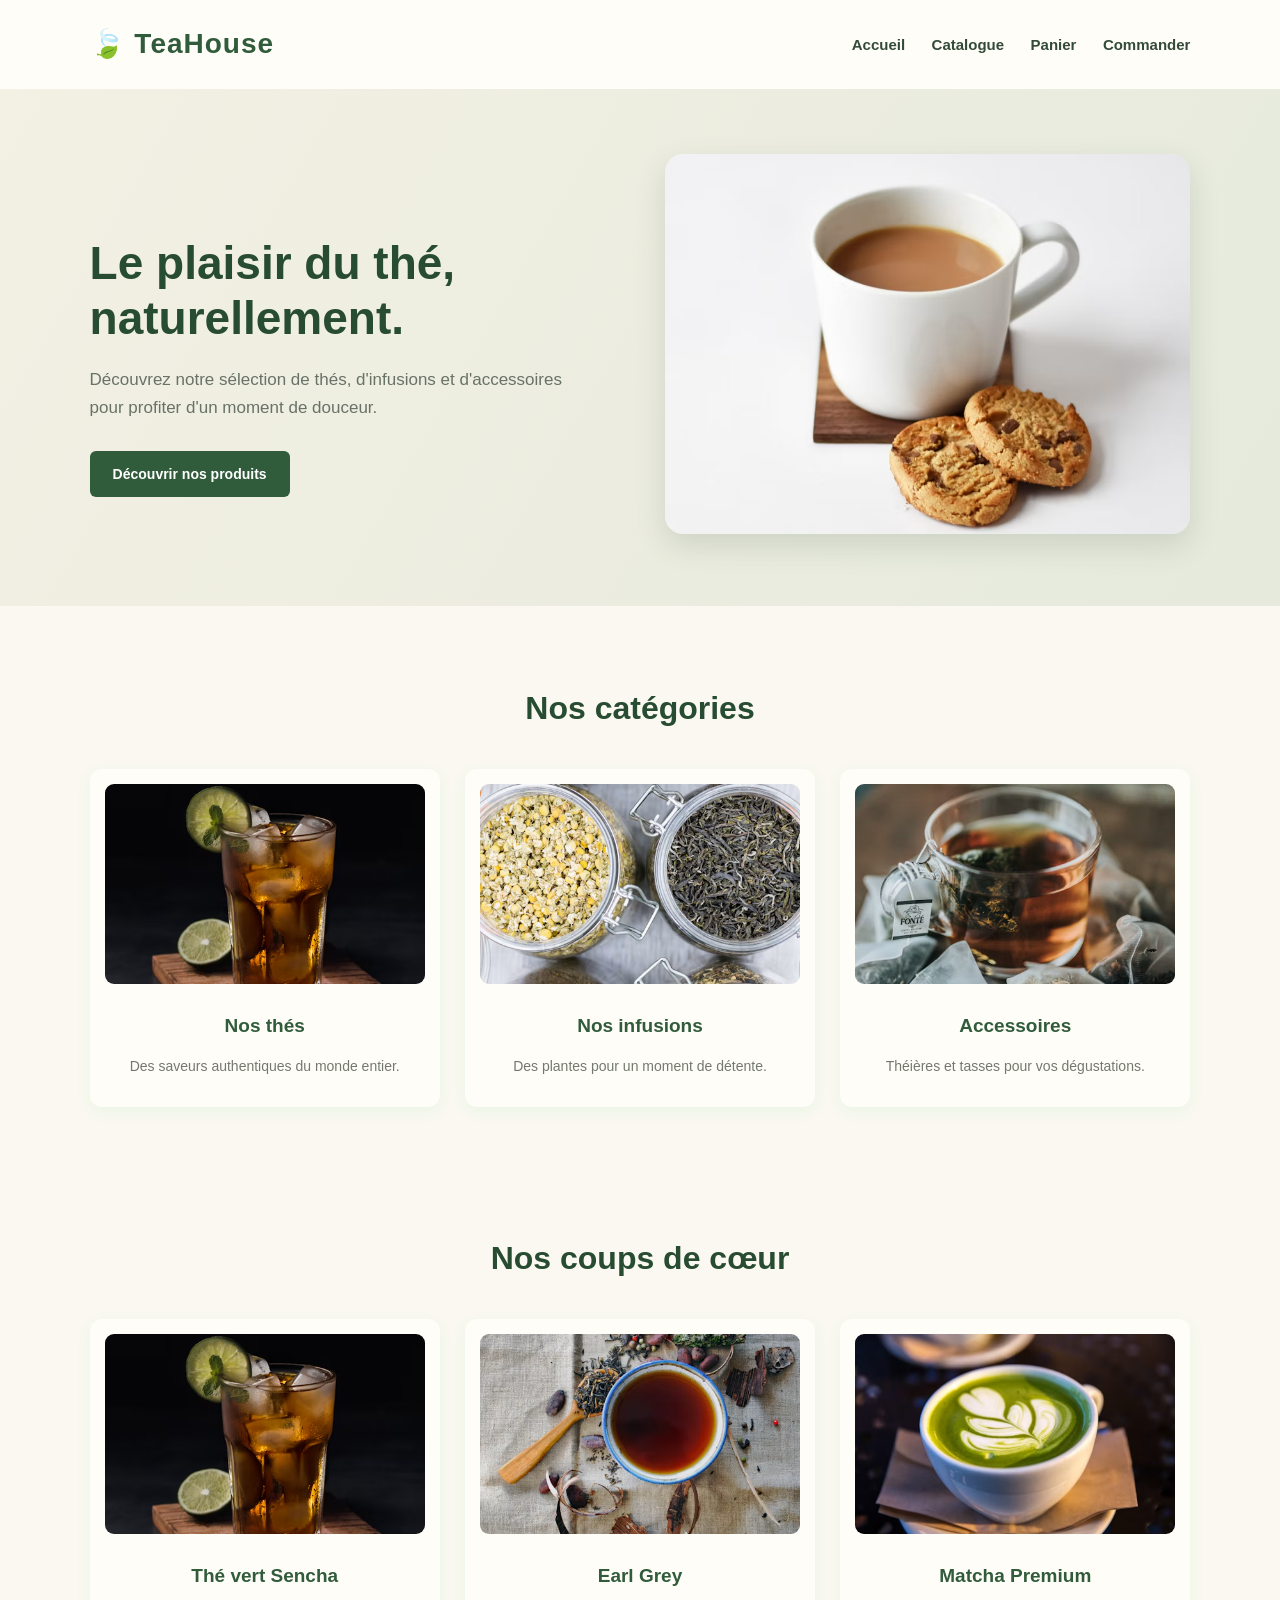
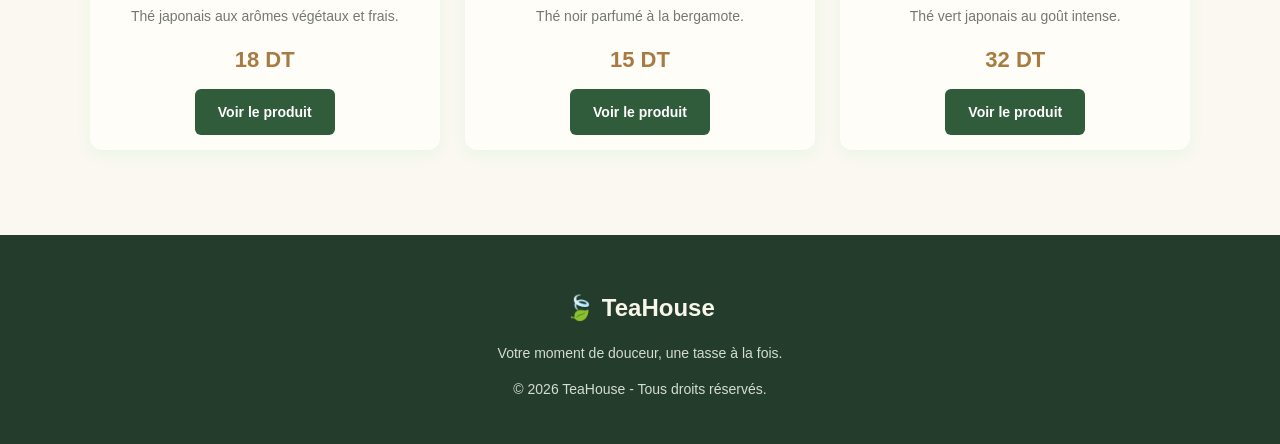
<file: index.html>
<!DOCTYPE html>
<html lang="fr">
<head>
    <meta charset="UTF-8">
    <meta name="viewport" content="width=device-width, initial-scale=1.0">
    <title>TeaHouse - Le plaisir du thé</title>
    <link rel="stylesheet" href="style.css">
</head>
<body>

    <header>
        <h1>🍃 TeaHouse</h1>

        <nav>
            <a href="index.html">Accueil</a>
            <a href="catalogue.html">Catalogue</a>
            <a href="panier.html">Panier</a>
            <a href="commande.html">Commander</a>
        </nav>
    </header>

    <main>

        <section class="accueil">
            <div class="intro">
                <h2>Le plaisir du thé, naturellement.</h2>

                <p>
                    Découvrez notre sélection de thés, d'infusions
                    et d'accessoires pour profiter d'un moment de douceur.
                </p>

                <a href="catalogue.html" class="bouton">
                    Découvrir nos produits
                </a>
            </div>

            <div class="image-accueil">
                <img
                    src="Images/1.avif"
                    alt="Une tasse de thé chaud"
                >
            </div>
        </section>

        <section class="categories">
            <h2>Nos catégories</h2>

            <div class="liste-categories">

                <article>
                    <img
                        src="Images/2.avif"
                        alt="Thé vert"
                    >
                    <h3>Nos thés</h3>
                    <p>Des saveurs authentiques du monde entier.</p>
                </article>

                <article>
                    <img
                        src="Images/3.avif"
                        alt="Infusion chaude"
                    >
                    <h3>Nos infusions</h3>
                    <p>Des plantes pour un moment de détente.</p>
                </article>

                <article>
                    <img
                        src="Images/4.avif"
                        alt="Thé et accessoires"
                    >
                    <h3>Accessoires</h3>
                    <p>Théières et tasses pour vos dégustations.</p>
                </article>

            </div>
        </section>

        <section class="produits">
            <h2>Nos coups de cœur</h2>

            <div class="liste-produits">

                <article class="carte">
                    <img
                        src="Images/5.avif"
                        alt="Thé vert Sencha"
                    >
                    <h3>Thé vert Sencha</h3>
                    <p>Thé japonais aux arômes végétaux et frais.</p>
                    <p class="prix">18 DT</p>
                    <a href="produit.html" class="bouton">Voir le produit</a>
                </article>

                <article class="carte">
                    <img
                        src="Images/6.avif"
                        alt="Thé noir"
                    >
                    <h3>Earl Grey</h3>
                    <p>Thé noir parfumé à la bergamote.</p>
                    <p class="prix">15 DT</p>
                    <a href="produit.html" class="bouton">Voir le produit</a>
                </article>

                <article class="carte">
                    <img
                        src="Images/7.avif"
                        alt="Tasse de thé matcha"
                    >
                    <h3>Matcha Premium</h3>
                    <p>Thé vert japonais au goût intense.</p>
                    <p class="prix">32 DT</p>
                    <a href="produit.html" class="bouton">Voir le produit</a>
                </article>

            </div>
        </section>

    </main>

    <!-- Pied de page -->
    <footer>
        <h3>🍃 TeaHouse</h3>
        <p>Votre moment de douceur, une tasse à la fois.</p>
        <p>&copy; 2026 TeaHouse - Tous droits réservés.</p>
    </footer>

</body>
</html>
</file>
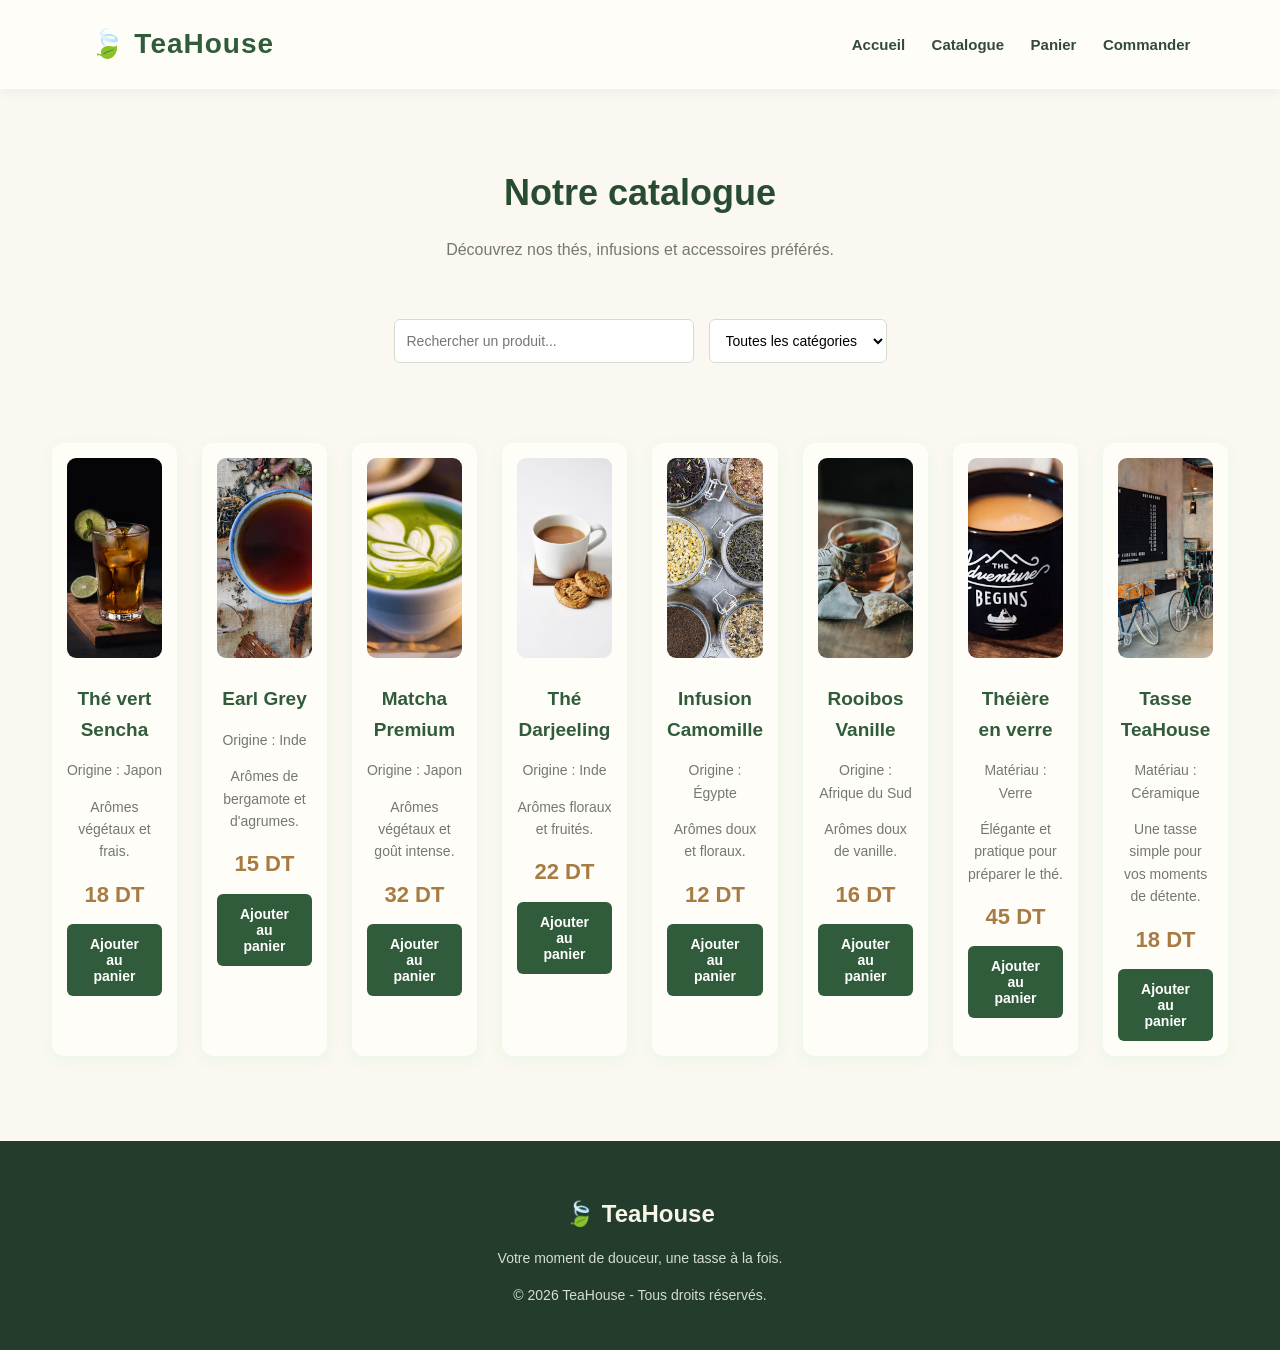
<file: catalogue.html>
<!DOCTYPE html>
<html lang="fr">
<head>
    <meta charset="UTF-8">
    <meta name="viewport" content="width=device-width, initial-scale=1.0">
    <title>TeaHouse - Catalogue</title>
    <link rel="stylesheet" href="style.css">
</head>
<body>

    <!-- En-tete -->
    <header>
        <h1>🍃 TeaHouse</h1>

        <nav>
            <a href="index.html">Accueil</a>
            <a href="catalogue.html">Catalogue</a>
            <a href="panier.html">Panier</a>
            <a href="commande.html">Commander</a>
        </nav>
    </header>

    <main>

        <!-- Introduction -->
        <section class="catalogue-intro">
            <h2>Notre catalogue</h2>
            <p>Découvrez nos thés, infusions et accessoires préférés.</p>
        </section>

        <!-- Recherche et filtre -->
        <section class="recherche">
            <input type="search" placeholder="Rechercher un produit...">

            <select>
                <option value="">Toutes les catégories</option>
                <option>Thés</option>
                <option>Infusions</option>
                <option>Accessoires</option>
            </select>
        </section>

        <!-- Liste des produits -->
        <section class="produits">
            <div class="liste-produits">

                <article class="carte">
                    <img src="Images/10.avif" alt="Thé vert Sencha">
                    <h3>Thé vert Sencha</h3>
                    <p>Origine : Japon</p>
                    <p>Arômes végétaux et frais.</p>
                    <p class="prix">18 DT</p>
                    <button class="bouton">Ajouter au panier</button>
                </article>

                <article class="carte">
                    <img src="Images/8.avif" alt="Thé noir Earl Grey">
                    <h3>Earl Grey</h3>
                    <p>Origine : Inde</p>
                    <p>Arômes de bergamote et d'agrumes.</p>
                    <p class="prix">15 DT</p>
                    <button class="bouton">Ajouter au panier</button>
                </article>

                <article class="carte">
                    <img src="Images/9.avif" alt="Thé Matcha">
                    <h3>Matcha Premium</h3>
                    <p>Origine : Japon</p>
                    <p>Arômes végétaux et goût intense.</p>
                    <p class="prix">32 DT</p>
                    <button class="bouton">Ajouter au panier</button>
                </article>

                <article class="carte">
                    <img src="Images/11.avif" alt="Thé Darjeeling">
                    <h3>Thé Darjeeling</h3>
                    <p>Origine : Inde</p>
                    <p>Arômes floraux et fruités.</p>
                    <p class="prix">22 DT</p>
                    <button class="bouton">Ajouter au panier</button>
                </article>

                <article class="carte">
                    <img src="Images/12.avif" alt="Infusion camomille">
                    <h3>Infusion Camomille</h3>
                    <p>Origine : Égypte</p>
                    <p>Arômes doux et floraux.</p>
                    <p class="prix">12 DT</p>
                    <button class="bouton">Ajouter au panier</button>
                </article>

                <article class="carte">
                    <img src="Images/13.avif" alt="Infusion rooibos">
                    <h3>Rooibos Vanille</h3>
                    <p>Origine : Afrique du Sud</p>
                    <p>Arômes doux de vanille.</p>
                    <p class="prix">16 DT</p>
                    <button class="bouton">Ajouter au panier</button>
                </article>

                <article class="carte">
                    <img src="Images/photo-1572119865084-43c285814d63.avif" alt="Théière en verre">
                    <h3>Théière en verre</h3>
                    <p>Matériau : Verre</p>
                    <p>Élégante et pratique pour préparer le thé.</p>
                    <p class="prix">45 DT</p>
                    <button class="bouton">Ajouter au panier</button>
                </article>

                <article class="carte">
                    <img src="Images/photo-1493857671505-72967e2e2760.avif" alt="Tasse à thé">
                    <h3>Tasse TeaHouse</h3>
                    <p>Matériau : Céramique</p>
                    <p>Une tasse simple pour vos moments de détente.</p>
                    <p class="prix">18 DT</p>
                    <button class="bouton">Ajouter au panier</button>
                </article>

            </div>
        </section>

    </main>

    <!-- Pied de page -->
    <footer>
        <h3>🍃 TeaHouse</h3>
        <p>Votre moment de douceur, une tasse à la fois.</p>
        <p>&copy; 2026 TeaHouse - Tous droits réservés.</p>
    </footer>

</body>
</html>
</file>
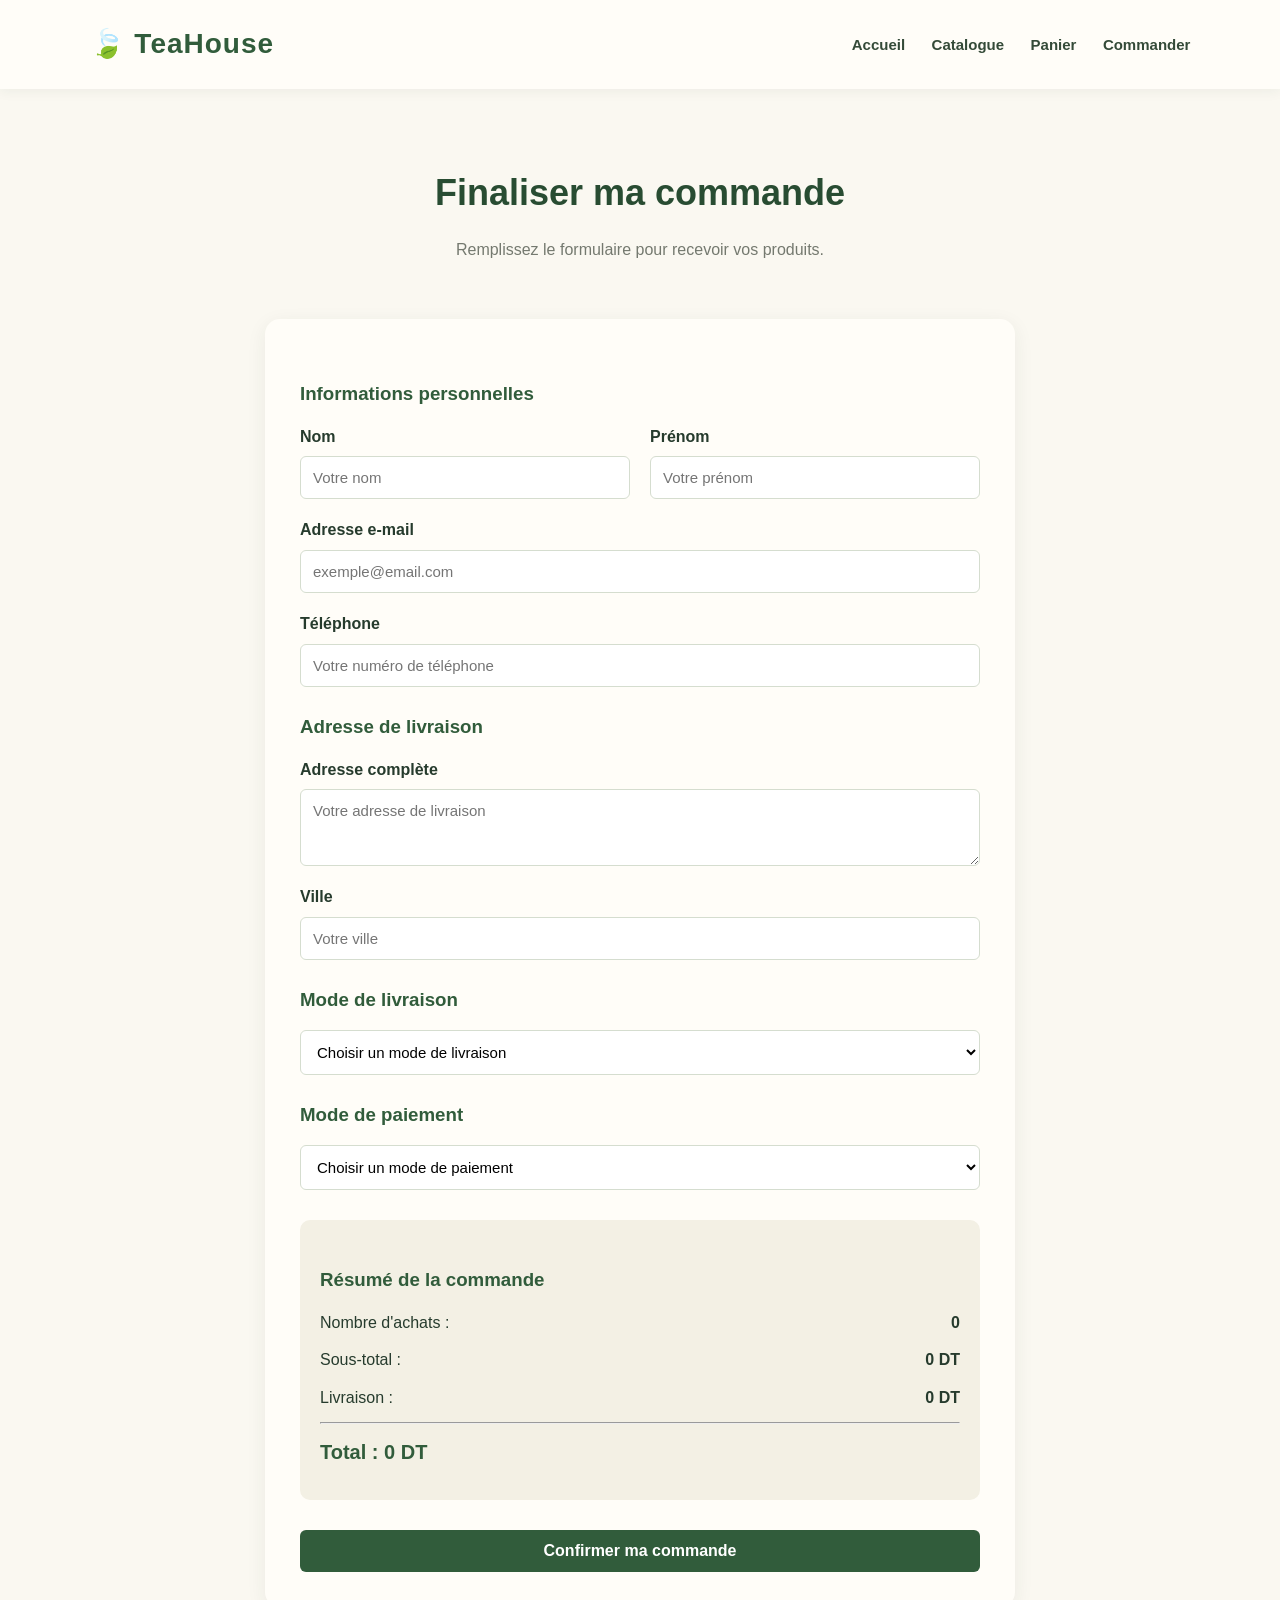
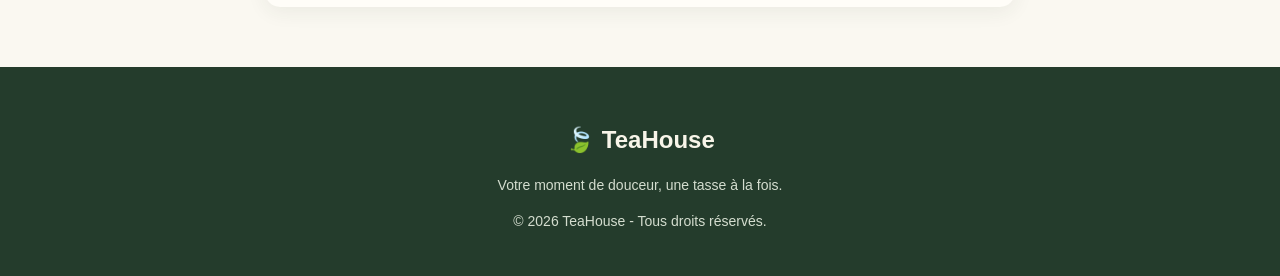
<file: commande.html>
<!DOCTYPE html>
<html lang="fr">
<head>
    <meta charset="UTF-8">
    <meta name="viewport" content="width=device-width, initial-scale=1.0">
    <title>TeaHouse - Commander</title>
    <link rel="stylesheet" href="style.css">
</head>
<body>

    <header>
        <h1>🍃 TeaHouse</h1>
        <nav>
            <a href="index.html">Accueil</a>
            <a href="catalogue.html">Catalogue</a>
            <a href="panier.html">Panier</a>
            <a href="commande.html">Commander</a>
        </nav>
    </header>

    <main>
        <section class="commande-intro">
            <h2>Finaliser ma commande</h2>
            <p>Remplissez le formulaire pour recevoir vos produits.</p>
        </section>

        <section class="formulaire-commande">

            <form action="#" method="post">

                <h3>Informations personnelles</h3>

                <div class="groupe-champs">
                    <div class="champ">
                        <label for="nom">Nom</label>
                        <input type="text" id="nom" name="nom"
                               placeholder="Votre nom" required>
                    </div>

                    <div class="champ">
                        <label for="prenom">Prénom</label>
                        <input type="text" id="prenom" name="prenom"
                               placeholder="Votre prénom" required>
                    </div>
                </div>

                <div class="champ">
                    <label for="email">Adresse e-mail</label>
                    <input type="email" id="email" name="email"
                           placeholder="exemple@email.com" required>
                </div>

                <div class="champ">
                    <label for="telephone">Téléphone</label>
                    <input type="tel" id="telephone" name="telephone"
                           placeholder="Votre numéro de téléphone" required>
                </div>

                <h3>Adresse de livraison</h3>

                <div class="champ">
                    <label for="adresse">Adresse complète</label>
                    <textarea id="adresse" name="adresse"
                              placeholder="Votre adresse de livraison"
                              rows="3" required></textarea>
                </div>

                <div class="champ">
                    <label for="ville">Ville</label>
                    <input type="text" id="ville" name="ville"
                           placeholder="Votre ville" required>
                </div>

                <h3>Mode de livraison</h3>

                <div class="champ">
                    <select id="livraison" name="livraison" required>
                        <option value="">Choisir un mode de livraison</option>
                        <option value="domicile">Livraison à domicile (7 DT)</option>
                        <option value="point-relais">Point de vente (0 DT)</option>
                    </select>
                </div>

                <h3>Mode de paiement</h3>

                <div class="champ">
                    <select id="paiement" name="paiement" required>
                        <option value="">Choisir un mode de paiement</option>
                        <option value="livraison">Paiement à la livraison</option>
                        <option value="carte">Carte bancaire (simulation)</option>
                    </select>
                </div>

                <div class="resume-commande">
                    <h3>Résumé de la commande</h3>
                    <p>Nombre d'achats : <strong>0</strong></p>
                    <p>Sous-total : <strong>0 DT</strong></p>
                    <p>Livraison : <strong>0 DT</strong></p>
                    <hr>
                    <p class="prix-final">Total : 0 DT</p>
                </div>

                <button type="submit" class="bouton">
                    Confirmer ma commande
                </button>

            </form>

        </section>
    </main>

    <footer>
        <h3>🍃 TeaHouse</h3>
        <p>Votre moment de douceur, une tasse à la fois.</p>
        <p>&copy; 2026 TeaHouse - Tous droits réservés.</p>
    </footer>

</body>
</html>
</file>
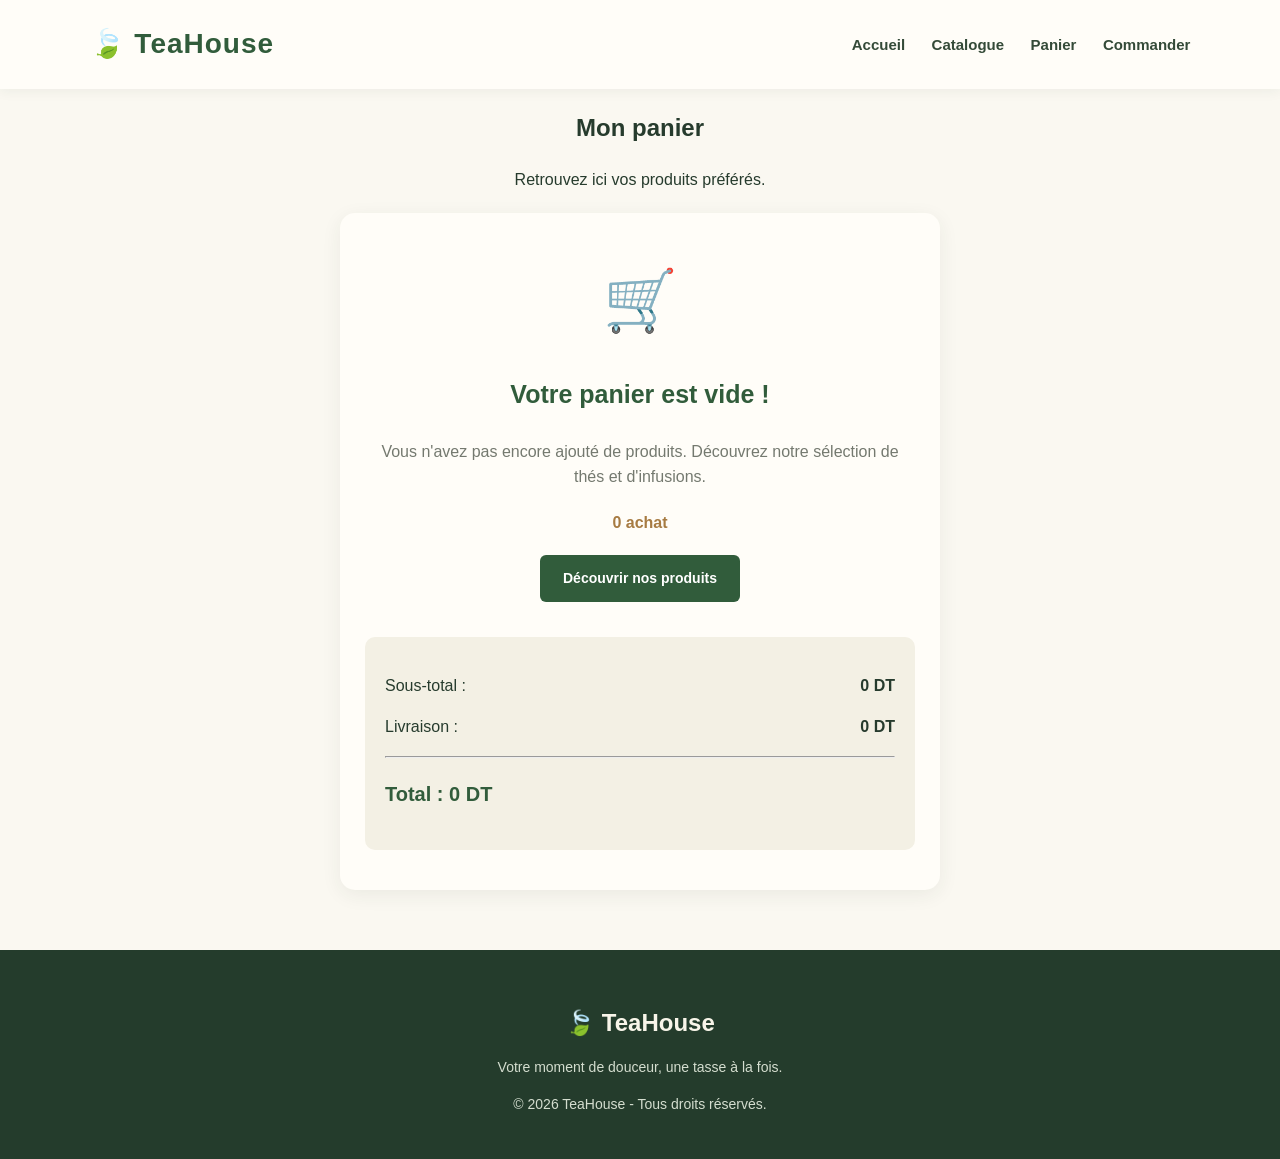
<file: panier.html>
<!DOCTYPE html>
<html lang="fr">
<head>
    <meta charset="UTF-8">
    <meta name="viewport" content="width=device-width, initial-scale=1.0">
    <title>TeaHouse - Mon panier</title>
    <link rel="stylesheet" href="style.css">
</head>
<body>

    <header>
        <h1>🍃 TeaHouse</h1>

        <nav>
            <a href="index.html">Accueil</a>
            <a href="catalogue.html">Catalogue</a>
            <a href="panier.html">Panier</a>
            <a href="commande.html">Commander</a>
        </nav>
    </header>

    <main>

        <section class="panier-intro">
            <h2>Mon panier</h2>
            <p>Retrouvez ici vos produits préférés.</p>
        </section>

        <section class="panier-vide">

            <div class="icone-panier">🛒</div>

            <h3>Votre panier est vide !</h3>

            <p>
                Vous n'avez pas encore ajouté de produits.
                Découvrez notre sélection de thés et d'infusions.
            </p>

            <p class="nombre-achats">0 achat</p>

            <a href="catalogue.html" class="bouton">
                Découvrir nos produits
            </a>

            <div class="total-vide">
                <p>Sous-total : <strong>0 DT</strong></p>
                <p>Livraison : <strong>0 DT</strong></p>
                <hr>
                <p class="total">Total : 0 DT</p>
            </div>

        </section>

    </main>

    <footer>
        <h3>🍃 TeaHouse</h3>
        <p>Votre moment de douceur, une tasse à la fois.</p>
        <p>&copy; 2026 TeaHouse - Tous droits réservés.</p>
    </footer>

</body>
</html>
</file>
<file: style.css>
* {
    box-sizing: border-box;
}

body {
    font-family: Arial, Helvetica, sans-serif;
    margin: 0;
    background-color: #faf8f1;
    color: #263b2d;
    line-height: 1.6;
}

header {
    background-color: #fffdf8;
    padding: 12px 7%;
    display: flex;
    justify-content: space-between;
    align-items: center;
    box-shadow: 0 2px 12px #263b2d10;
}

header h1 {
    color: #315c3b;
    font-size: 28px;
    letter-spacing: 1px;
    margin: 10px 0;
}

nav a {
    text-decoration: none;
    color: #344a38;
    margin-left: 22px;
    font-size: 15px;
    font-weight: bold;
    transition: 0.3s;
}

nav a:hover {
    color: #a77b42;
}

.accueil {
    display: flex;
    align-items: center;
    justify-content: space-between;
    gap: 50px;
    padding: 65px 7%;
    background: linear-gradient(120deg, #f3f0e4, #e5eadc);
}

.intro {
    flex: 1;
}

.intro h2 {
    font-size: 46px;
    line-height: 1.2;
    color: #284c32;
    margin-bottom: 20px;
}

.intro p {
    color: #687267;
    font-size: 17px;
    margin-bottom: 30px;
    max-width: 480px;
}

.image-accueil {
    flex: 1;
}

    .image-accueil img {
        width: 100%;
    height: 380px;
    object-fit: cover;
    border-radius: 18px;
    box-shadow: 0 12px 30px #263b2d25;
}

.bouton {
    display: inline-block;
    background-color: #315c3b;
    color: white;
    text-decoration: none;
    padding: 12px 23px;
    border-radius: 6px;
    font-size: 14px;
    font-weight: bold;
    transition: 0.3s;
}

.bouton:hover {
    background-color: #a77b42;
    transform: translateY(-3px);
}

.categories,
.produits {
    padding: 50px 7%;
    text-align: center;
}

.categories h2,
.produits h2 {
    color: #284c32;
    font-size: 32px;
    margin-bottom: 35px;
}

.liste-categories,
.liste-produits {
    display: flex;
    justify-content: center;
    gap: 25px;
}

.liste-categories article,
.carte {
    flex: 1;
    background-color: #fffdf8;
    border-radius: 12px;
    padding: 15px;
    box-shadow: 0 4px 15px #02d64912;
    transition: 0.3s;
}

.liste-categories article:hover,
.carte:hover {
    transform: translateY(-7px);
    box-shadow: 0 10px 25px #263b2d20;
}

.liste-categories img,
.carte img {
    width: 100%;
    height: 200px;
    object-fit: cover;
    border-radius: 9px;
}

.liste-categories h3,
.carte h3 {
    color: #315c3b;
    font-size: 19px;
    margin-bottom: 8px;
}

.liste-categories p,
.carte p {
    color: #74796f;
    font-size: 14px;
}

.carte .prix {
    color: #a77b42;
    font-size: 22px;
    font-weight: bold;
    margin: 12px 0;
}

footer {
    background-color: #243c2c;
    color: #f8f5e9;
    text-align: center;
    padding: 30px 15px;
    margin-top: 35px;
}

footer h3 {
    font-size: 24px;
    margin-bottom: 5px;
}

footer p {
    color: #d4ddcf;
    font-size: 14px;
}


.catalogue-intro {
    text-align: center;
    padding: 45px 20px 20px;
}

.catalogue-intro h2 {
    color: #284c32;
    font-size: 36px;
    margin-bottom: 10px;
}

.catalogue-intro p {
    color: #74796f;
}

.recherche {
    display: flex;
    justify-content: center;
    gap: 15px;
    padding: 20px 7% 30px;
}

.recherche input,
.recherche select {
    padding: 12px;
    border: 1px solid #d5ddcf;
    border-radius: 6px;
    background-color: white;
    font-size: 14px;
}

.recherche input {
    width: 300px;
    max-width: 100%;
}

.recherche select {
    max-width: 100%;
}


button.bouton {
    border: none;
    cursor: pointer;
}

.panier-vide {
    max-width: 600px;
    margin: 20px auto 60px;
    padding: 40px 25px;
    text-align: center;
    background-color: #fffdf8;
    border-radius: 15px;
    box-shadow: 0 5px 20px #263b2d12;
}

.icone-panier {
    font-size: 60px;
    margin-bottom: 15px;
}

.panier-vide h3 {
    color: #315c3b;
    font-size: 25px;
}

.panier-vide > p {
    color: #74796f;
}

.panier-vide .nombre-achats {
    color: #a77b42;
    font-weight: bold;
    margin: 20px 0;
}

.total-vide {
    margin-top: 35px;
    padding: 20px;
    text-align: left;
    background-color: #f3f0e4;
    border-radius: 10px;
}

.total-vide p {
    display: flex;
    justify-content: space-between;
}

.total-vide .total {
    color: #315c3b;
    font-size: 20px;
    font-weight: bold;
}
.panier-intro{
    text-align: center;
}


.commande-intro {
    text-align: center;
    padding: 45px 20px 20px;
}

.commande-intro h2 {
    color: #284c32;
    font-size: 36px;
    margin-bottom: 10px;
}

.commande-intro p {
    color: #74796f;
}

.formulaire-commande {
    max-width: 750px;
    margin: 20px auto 60px;
    padding: 35px;
    background-color: #fffdf8;
    border-radius: 15px;
    box-shadow: 0 5px 20px #263b2d12;
}

.formulaire-commande h3 {
    color: #315c3b;
    margin: 25px 0 15px;
}

.champ {
    display: flex;
    flex-direction: column;
    margin-bottom: 18px;
}

.groupe-champs {
    display: flex;
    gap: 20px;
}

.groupe-champs .champ {
    flex: 1;
}

.champ label {
    margin-bottom: 7px;
    color: #263b2d;
    font-weight: bold;
}

.champ input,
.champ textarea,
.champ select {
    padding: 12px;
    border: 1px solid #d5ddcf;
    border-radius: 6px;
    font-size: 15px;
    font-family: Arial, sans-serif;
    background-color: white;
}

.champ input:focus,
.champ textarea:focus,
.champ select:focus {
    outline: 2px solid #8ba98b;
}


.resume-commande {
    background-color: #f3f0e4;
    padding: 20px;
    margin: 30px 0;
    border-radius: 10px;
}

.resume-commande p {
    display: flex;
    justify-content: space-between;
    margin: 12px 0;
}

.resume-commande .prix-final {
    color: #315c3b;
    font-size: 20px;
    font-weight: bold;
}


.formulaire-commande button {
    width: 100%;
    border: none;
    cursor: pointer;
    font-size: 16px;
}
</file>
